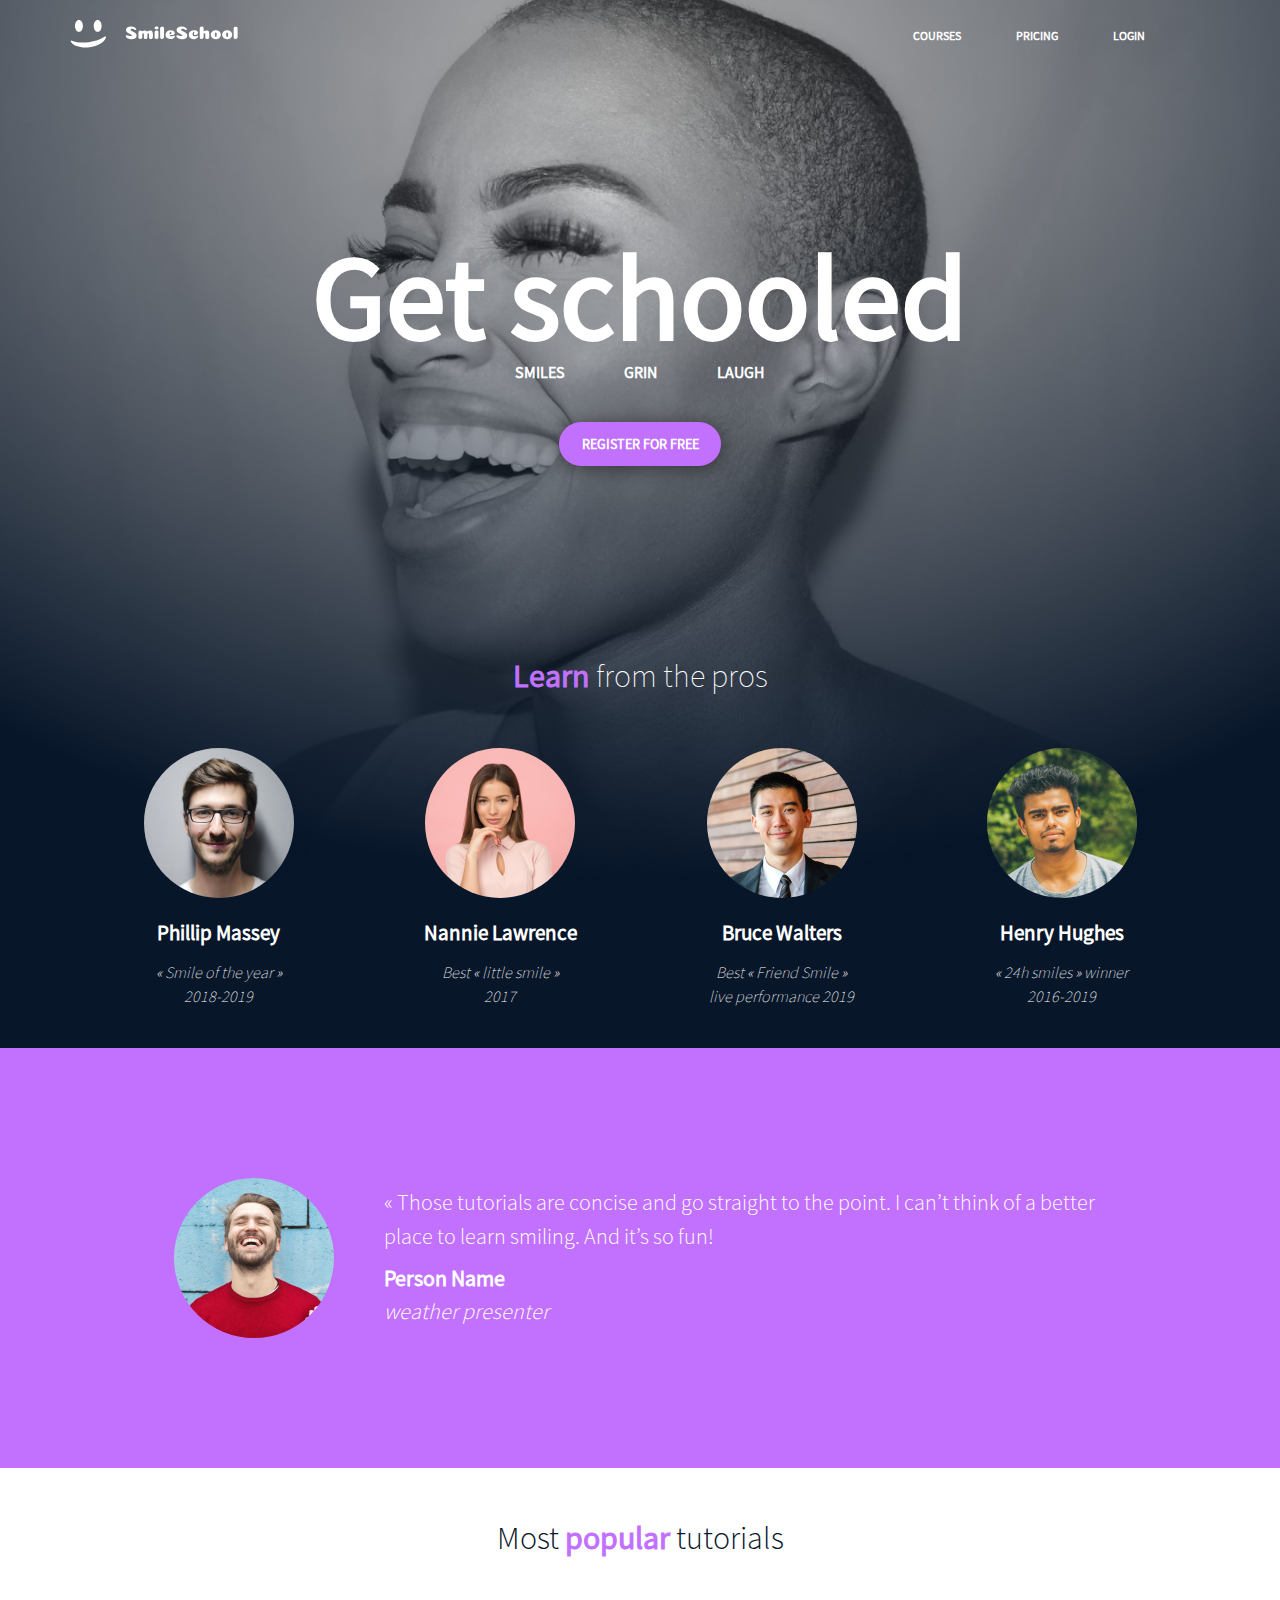
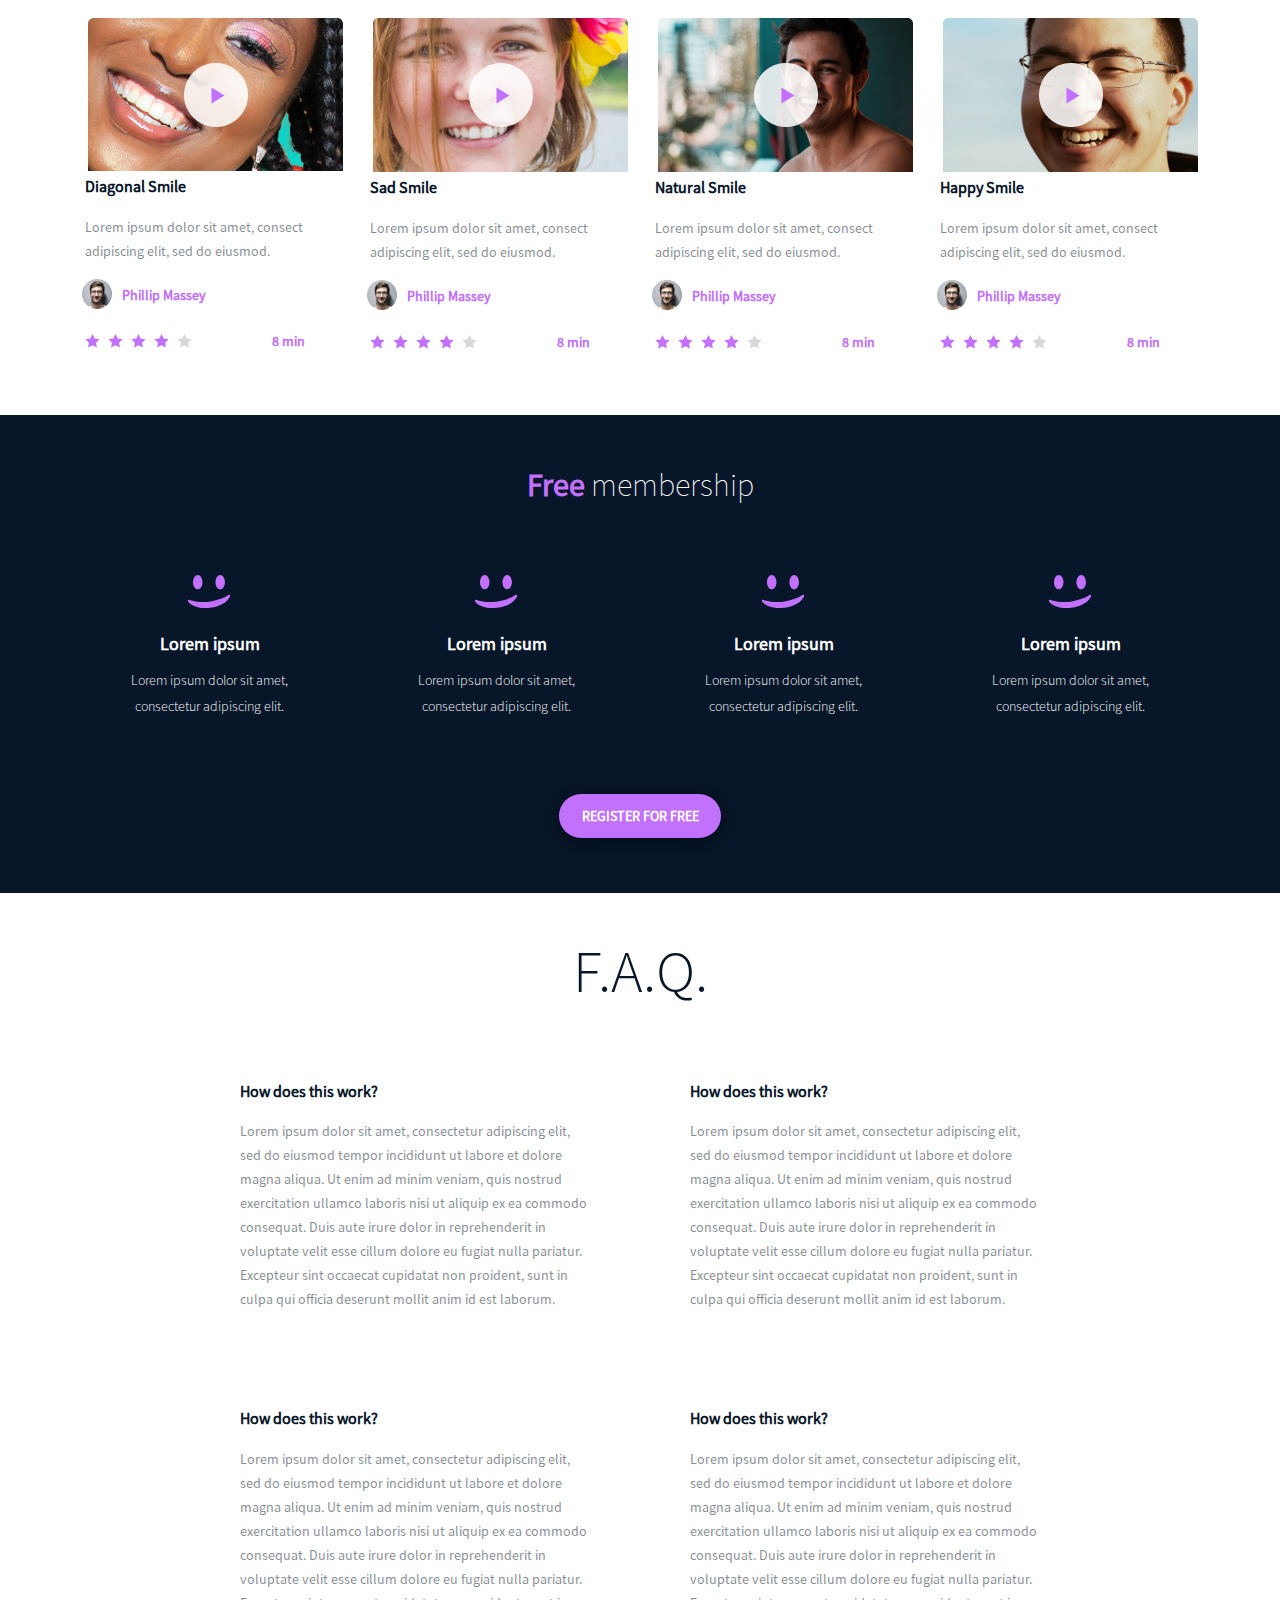
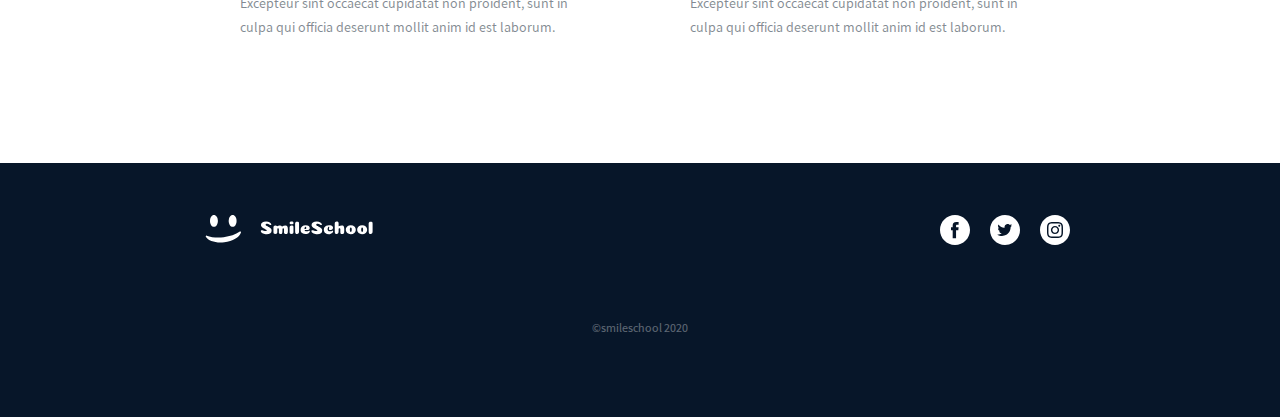
<file: index.html>
<!DOCTYPE html>
<html lang="en">
<head>
    <meta charset="UTF-8">
    <meta name="viewport" content="width=device-width, initial-scale=1.0">
    <title>Smile School</title>

    <!-- Style Sheets -->
    <link rel="stylesheet" type="text/css" href="style/header.css">
    <link rel="stylesheet" type="text/css" href="style/style.css">
    <link rel="stylesheet" type="text/css" href="style/footer.css">
</head>
<body>

    <!-- Header (TASK 1)-->
    <header>
        <div class="logo">
            <a
                class="logo-link"
                href=""
                alt="This takes you back to the home page">
                    <svg xmlns="http://www.w3.org/2000/svg" width="168" height="30" viewBox="0 0 168 30" fill="none">
                        <path fill-rule="evenodd" clip-rule="evenodd" d="M61.606 19.126C64.954 19.126 66.628 17.884 66.628 15.4C66.628 14.776 66.442 14.224 66.07 13.744C65.698 13.264 65.05 12.76 64.126 12.232C63.838 12.064 63.484 11.869 63.064 11.647C62.644 11.425 62.314 11.248 62.074 11.116C61.834 10.984 61.588 10.831 61.336 10.657C61.084 10.483 60.901 10.315 60.787 10.153C60.673 9.991 60.616 9.82 60.616 9.64C60.616 9.064 60.97 8.776 61.678 8.776C62.122 8.776 62.608 8.887 63.136 9.109C63.664 9.331 64.144 9.553 64.576 9.775C65.008 9.997 65.332 10.108 65.548 10.108C65.68 10.108 65.803 10.081 65.917 10.027C66.031 9.973 66.127 9.883 66.205 9.757C66.283 9.631 66.322 9.478 66.322 9.298C66.322 8.638 65.818 8.014 64.81 7.426C63.802 6.838 62.584 6.544 61.156 6.544C59.5 6.544 58.222 6.862 57.322 7.498C56.422 8.134 55.972 8.956 55.972 9.964C55.972 10.276 56.044 10.615 56.188 10.981C56.332 11.347 56.563 11.716 56.881 12.088C57.199 12.46 57.58 12.772 58.024 13.024C58.36 13.216 58.708 13.408 59.068 13.6C59.428 13.792 59.719 13.948 59.941 14.068L60.607 14.428C60.829 14.548 61.003 14.647 61.129 14.725C61.255 14.803 61.369 14.887 61.471 14.977C61.573 15.067 61.645 15.157 61.687 15.247C61.729 15.337 61.75 15.436 61.75 15.544C61.75 15.916 61.48 16.102 60.94 16.102C60.352 16.102 59.578 15.943 58.618 15.625C57.658 15.307 57.052 15.148 56.8 15.148C56.464 15.148 56.209 15.241 56.035 15.427C55.861 15.613 55.774 15.838 55.774 16.102C55.774 16.342 55.864 16.6 56.044 16.876C56.224 17.152 56.491 17.422 56.845 17.686C57.199 17.95 57.607 18.19 58.069 18.406C58.531 18.622 59.071 18.796 59.689 18.928C60.307 19.06 60.946 19.126 61.606 19.126ZM80.884 19C81.184 19 81.433 18.979 81.631 18.937C81.829 18.895 82.009 18.811 82.171 18.685C82.333 18.559 82.459 18.4 82.549 18.208C82.639 18.016 82.714 17.752 82.774 17.416C82.834 17.08 82.873 16.702 82.891 16.282C82.909 15.862 82.918 15.334 82.918 14.698C82.918 13.174 82.732 12.088 82.36 11.44C81.988 10.792 81.376 10.468 80.524 10.468C79.18 10.468 78.046 10.804 77.122 11.476L76.942 11.62C76.546 10.852 75.904 10.468 75.016 10.468C74.428 10.468 73.915 10.534 73.477 10.666C73.039 10.798 72.592 11.032 72.136 11.368C71.872 10.732 71.248 10.414 70.264 10.414C69.712 10.414 69.271 10.6 68.941 10.972C68.611 11.344 68.446 11.836 68.446 12.448V16.876C68.446 17.632 68.575 18.175 68.833 18.505C69.091 18.835 69.574 19 70.282 19C71.038 19 71.566 18.859 71.866 18.577C72.166 18.295 72.316 17.794 72.316 17.074V14.572C72.316 14.176 72.385 13.855 72.523 13.609C72.661 13.363 72.838 13.24 73.054 13.24C73.594 13.24 73.864 13.576 73.864 14.248V17.506C73.864 17.83 73.918 18.1 74.026 18.316C74.134 18.532 74.317 18.7 74.575 18.82C74.833 18.94 75.172 19 75.592 19C75.868 19 76.096 18.979 76.276 18.937C76.456 18.895 76.618 18.811 76.762 18.685C76.906 18.559 77.02 18.4 77.104 18.208C77.188 18.016 77.26 17.752 77.32 17.416C77.38 17.08 77.419 16.702 77.437 16.282C77.455 15.862 77.464 15.334 77.464 14.698C77.464 14.278 77.524 13.93 77.644 13.654C77.764 13.378 77.944 13.24 78.184 13.24C78.724 13.24 78.994 13.576 78.994 14.248V17.506C78.994 17.83 79.054 18.1 79.174 18.316C79.294 18.532 79.495 18.7 79.777 18.82C80.059 18.94 80.428 19 80.884 19ZM87.985 8.974C87.655 9.178 87.166 9.28 86.518 9.28C85.954 9.28 85.486 9.172 85.114 8.956C84.742 8.74 84.556 8.392 84.556 7.912C84.556 7.516 84.727 7.189 85.069 6.931C85.411 6.673 85.894 6.544 86.518 6.544C87.826 6.544 88.48 7 88.48 7.912C88.48 8.416 88.315 8.77 87.985 8.974ZM86.428 19C87.184 19 87.712 18.859 88.012 18.577C88.312 18.295 88.462 17.794 88.462 17.074V12.394C88.462 11.638 88.282 11.119 87.922 10.837C87.562 10.555 87.058 10.414 86.41 10.414C85.858 10.414 85.417 10.6 85.087 10.972C84.757 11.344 84.592 11.836 84.592 12.448V16.876C84.592 17.632 84.721 18.175 84.979 18.505C85.237 18.835 85.72 19 86.428 19ZM93.574 18.37C93.25 18.79 92.752 19 92.08 19C91.408 19 90.916 18.811 90.604 18.433C90.292 18.055 90.136 17.386 90.136 16.426L90.1 8.83C90.1 8.518 90.133 8.242 90.199 8.002C90.265 7.762 90.355 7.558 90.469 7.39C90.583 7.222 90.724 7.084 90.892 6.976C91.06 6.868 91.243 6.79 91.441 6.742C91.639 6.694 91.852 6.67 92.08 6.67C92.74 6.67 93.235 6.802 93.565 7.066C93.895 7.33 94.06 7.864 94.06 8.668V16.282C94.06 17.254 93.898 17.95 93.574 18.37ZM100.666 19.108C101.314 19.108 101.92 19 102.484 18.784C103.048 18.568 103.501 18.307 103.843 18.001C104.185 17.695 104.452 17.389 104.644 17.083C104.836 16.777 104.932 16.516 104.932 16.3C104.932 16.12 104.875 15.97 104.761 15.85C104.647 15.73 104.488 15.67 104.284 15.67C104.164 15.67 103.969 15.736 103.699 15.868C103.429 16 103.18 16.096 102.952 16.156C102.412 16.288 101.884 16.354 101.368 16.354C100.888 16.354 100.492 16.243 100.18 16.021C99.868 15.799 99.652 15.496 99.532 15.112L102.07 15.094C102.37 15.094 102.652 15.067 102.916 15.013C103.18 14.959 103.408 14.881 103.6 14.779C103.792 14.677 103.963 14.563 104.113 14.437C104.263 14.311 104.383 14.173 104.473 14.023C104.563 13.873 104.629 13.72 104.671 13.564C104.713 13.408 104.734 13.246 104.734 13.078C104.734 12.214 104.407 11.533 103.753 11.035C103.099 10.537 102.07 10.288 100.666 10.288C99.178 10.288 97.963 10.699 97.021 11.521C96.079 12.343 95.608 13.462 95.608 14.878C95.608 16.186 96.085 17.218 97.039 17.974C97.993 18.73 99.202 19.108 100.666 19.108ZM99.676 12.871C99.556 13.201 99.478 13.564 99.442 13.96C100.27 13.948 100.72 13.942 100.792 13.942C100.972 13.942 101.104 13.834 101.188 13.618C101.248 13.462 101.278 13.246 101.278 12.97C101.278 12.214 101.05 11.836 100.594 11.836C100.426 11.836 100.261 11.926 100.099 12.106C99.937 12.286 99.796 12.541 99.676 12.871ZM112.204 19.126C115.552 19.126 117.226 17.884 117.226 15.4C117.226 14.776 117.04 14.224 116.668 13.744C116.296 13.264 115.648 12.76 114.724 12.232C114.436 12.064 114.082 11.869 113.662 11.647C113.242 11.425 112.912 11.248 112.672 11.116C112.432 10.984 112.186 10.831 111.934 10.657C111.682 10.483 111.499 10.315 111.385 10.153C111.271 9.991 111.214 9.82 111.214 9.64C111.214 9.064 111.568 8.776 112.276 8.776C112.72 8.776 113.206 8.887 113.734 9.109C114.262 9.331 114.742 9.553 115.174 9.775C115.606 9.997 115.93 10.108 116.146 10.108C116.278 10.108 116.401 10.081 116.515 10.027C116.629 9.973 116.725 9.883 116.803 9.757C116.881 9.631 116.92 9.478 116.92 9.298C116.92 8.638 116.416 8.014 115.408 7.426C114.4 6.838 113.182 6.544 111.754 6.544C110.098 6.544 108.82 6.862 107.92 7.498C107.02 8.134 106.57 8.956 106.57 9.964C106.57 10.276 106.642 10.615 106.786 10.981C106.93 11.347 107.161 11.716 107.479 12.088C107.797 12.46 108.178 12.772 108.622 13.024C108.958 13.216 109.306 13.408 109.666 13.6C110.026 13.792 110.317 13.948 110.539 14.068L111.205 14.428C111.427 14.548 111.601 14.647 111.727 14.725C111.853 14.803 111.967 14.887 112.069 14.977C112.171 15.067 112.243 15.157 112.285 15.247C112.327 15.337 112.348 15.436 112.348 15.544C112.348 15.916 112.078 16.102 111.538 16.102C110.95 16.102 110.176 15.943 109.216 15.625C108.256 15.307 107.65 15.148 107.398 15.148C107.062 15.148 106.807 15.241 106.633 15.427C106.459 15.613 106.372 15.838 106.372 16.102C106.372 16.342 106.462 16.6 106.642 16.876C106.822 17.152 107.089 17.422 107.443 17.686C107.797 17.95 108.205 18.19 108.667 18.406C109.129 18.622 109.669 18.796 110.287 18.928C110.905 19.06 111.544 19.126 112.204 19.126ZM125.416 18.91C124.948 19.054 124.456 19.126 123.94 19.126C122.452 19.126 121.228 18.727 120.268 17.929C119.308 17.131 118.828 16.036 118.828 14.644C118.828 13.756 119.047 12.979 119.485 12.313C119.923 11.647 120.526 11.143 121.294 10.801C122.062 10.459 122.944 10.288 123.94 10.288C124.888 10.288 125.671 10.399 126.289 10.621C126.907 10.843 127.348 11.14 127.612 11.512C127.876 11.884 128.008 12.328 128.008 12.844C128.008 13.072 127.963 13.306 127.873 13.546C127.783 13.786 127.645 14.026 127.459 14.266C127.273 14.506 127 14.701 126.64 14.851C126.28 15.001 125.86 15.076 125.38 15.076C125.164 15.076 124.987 15.064 124.849 15.04C124.711 15.016 124.567 14.965 124.417 14.887C124.267 14.809 124.156 14.68 124.084 14.5C124.012 14.32 123.976 14.092 123.976 13.816C123.976 13.576 124.021 13.285 124.111 12.943C124.201 12.601 124.246 12.376 124.246 12.268C124.246 11.992 124.09 11.854 123.778 11.854C123.55 11.854 123.346 11.98 123.166 12.232C122.986 12.484 122.848 12.799 122.752 13.177C122.656 13.555 122.608 13.948 122.608 14.356C122.608 14.956 122.791 15.442 123.157 15.814C123.523 16.186 124.018 16.372 124.642 16.372C125.254 16.372 125.782 16.3 126.226 16.156C126.406 16.108 126.625 16.018 126.883 15.886C127.141 15.754 127.324 15.688 127.432 15.688C127.6 15.688 127.738 15.718 127.846 15.778C127.954 15.838 128.029 15.91 128.071 15.994C128.113 16.078 128.134 16.168 128.134 16.264C128.134 16.432 128.077 16.636 127.963 16.876C127.849 17.116 127.672 17.368 127.432 17.632C127.192 17.896 126.913 18.139 126.595 18.361C126.277 18.583 125.884 18.766 125.416 18.91ZM137.242 19C137.494 19 137.71 18.982 137.89 18.946C138.07 18.91 138.235 18.853 138.385 18.775C138.535 18.697 138.658 18.586 138.754 18.442C138.85 18.298 138.934 18.124 139.006 17.92C139.078 17.716 139.132 17.455 139.168 17.137C139.204 16.819 139.231 16.468 139.249 16.084C139.267 15.7 139.276 15.244 139.276 14.716C139.276 13.684 139.192 12.85 139.024 12.214C138.856 11.578 138.598 11.113 138.25 10.819C137.902 10.525 137.44 10.378 136.864 10.378C135.592 10.378 134.512 10.648 133.624 11.188V8.578C133.624 7.774 133.462 7.24 133.138 6.976C132.814 6.712 132.334 6.58 131.698 6.58C131.098 6.58 130.618 6.754 130.258 7.102C129.898 7.45 129.718 7.996 129.718 8.74L129.754 16.408C129.754 17.368 129.91 18.037 130.222 18.415C130.534 18.793 131.026 18.982 131.698 18.982C132.346 18.982 132.829 18.775 133.147 18.361C133.465 17.947 133.624 17.248 133.624 16.264V14.284C133.624 14.152 133.633 14.032 133.651 13.924C133.669 13.816 133.699 13.723 133.741 13.645C133.783 13.567 133.831 13.495 133.885 13.429C133.939 13.363 133.999 13.312 134.065 13.276C134.131 13.24 134.203 13.21 134.281 13.186C134.359 13.162 134.446 13.15 134.542 13.15C135.07 13.15 135.334 13.492 135.334 14.176L135.352 17.506C135.352 18.01 135.499 18.385 135.793 18.631C136.087 18.877 136.57 19 137.242 19ZM149.365 17.956C148.423 18.736 147.238 19.126 145.81 19.126C144.874 19.126 144.031 18.958 143.281 18.622C142.531 18.286 141.931 17.782 141.481 17.11C141.031 16.438 140.806 15.652 140.806 14.752C140.806 13.384 141.274 12.298 142.21 11.494C143.146 10.69 144.346 10.288 145.81 10.288C147.274 10.288 148.468 10.69 149.392 11.494C150.316 12.298 150.778 13.384 150.778 14.752C150.778 16.108 150.307 17.176 149.365 17.956ZM145.81 17.038C145.498 17.038 145.258 16.807 145.09 16.345C144.922 15.883 144.838 15.346 144.838 14.734C144.838 14.338 144.874 13.966 144.946 13.618C145.018 13.27 145.132 12.976 145.288 12.736C145.444 12.496 145.624 12.376 145.828 12.376C146.128 12.376 146.356 12.613 146.512 13.087C146.668 13.561 146.746 14.11 146.746 14.734C146.746 15.358 146.668 15.898 146.512 16.354C146.356 16.81 146.122 17.038 145.81 17.038ZM160.723 17.956C159.781 18.736 158.596 19.126 157.168 19.126C156.232 19.126 155.389 18.958 154.639 18.622C153.889 18.286 153.289 17.782 152.839 17.11C152.389 16.438 152.164 15.652 152.164 14.752C152.164 13.384 152.632 12.298 153.568 11.494C154.504 10.69 155.704 10.288 157.168 10.288C158.632 10.288 159.826 10.69 160.75 11.494C161.674 12.298 162.136 13.384 162.136 14.752C162.136 16.108 161.665 17.176 160.723 17.956ZM157.168 17.038C156.856 17.038 156.616 16.807 156.448 16.345C156.28 15.883 156.196 15.346 156.196 14.734C156.196 14.338 156.232 13.966 156.304 13.618C156.376 13.27 156.49 12.976 156.646 12.736C156.802 12.496 156.982 12.376 157.186 12.376C157.486 12.376 157.714 12.613 157.87 13.087C158.026 13.561 158.104 14.11 158.104 14.734C158.104 15.358 158.026 15.898 157.87 16.354C157.714 16.81 157.48 17.038 157.168 17.038ZM167.122 18.37C166.798 18.79 166.3 19 165.628 19C164.956 19 164.464 18.811 164.152 18.433C163.84 18.055 163.684 17.386 163.684 16.426L163.648 8.83C163.648 8.518 163.681 8.242 163.747 8.002C163.813 7.762 163.903 7.558 164.017 7.39C164.131 7.222 164.272 7.084 164.44 6.976C164.608 6.868 164.791 6.79 164.989 6.742C165.187 6.694 165.4 6.67 165.628 6.67C166.288 6.67 166.783 6.802 167.113 7.066C167.443 7.33 167.608 7.864 167.608 8.668V16.282C167.608 17.254 167.446 17.95 167.122 18.37Z" fill="white"/>
                        <path d="M8.928 11.8712C11.0968 11.8712 12.8608 9.2136 12.8608 5.9468C12.8608 2.6808 11.0968 0.023201 8.928 0.023201C6.7592 0.023201 4.9948 2.6808 4.9948 5.9468C4.9948 9.2136 6.7596 11.8712 8.928 11.8712Z" fill="white"/>
                        <path d="M27.6424 11.8712C29.8112 11.8712 31.5756 9.2136 31.5756 5.9468C31.5756 2.6808 29.8112 0.023201 27.6424 0.023201C25.474 0.023201 23.71 2.6808 23.71 5.9468C23.71 9.2136 25.4744 11.8712 27.6424 11.8712Z" fill="white"/>
                        <path d="M35.7178 16.612C35.4686 16.3988 35.1252 16.3744 34.8617 16.5559C30.6311 19.4466 24.8916 21.4571 18.6998 22.2173C12.5094 22.9774 6.4537 22.4152 1.6491 20.6343C1.34929 20.5232 1.02107 20.6288 0.832339 20.8958C0.642562 21.1633 0.633221 21.5352 0.808865 21.8215C3.41478 26.0761 11.0299 28.3353 19.3263 27.3166C27.6259 26.2975 34.4685 22.262 35.9656 17.504C36.0661 17.1842 35.9662 16.8253 35.7178 16.612Z" fill="white"/>
                    </svg>
            </a>
        </div>
        <div class="links-container">
            <a
                class="link"
                id="link-left"
                alt="This is a link to the courses page.">
                    COURSES
            </a>
            <a
                class="link"
                id="link-middle"
                alt="This is a link to the pricing page">
                    PRICING
            </a>
            <a
                class="link"
                id="link-right"
                alt="This is a link tot he login page">
                    LOGIN
            </a>
        </div>
    </header>
    
    <!-- Main (TASK 2)-->
        <div class="main-container">
            <!-- Banner Section -->
            <section class="container-A">
                <div class="title">
                    <h1 class="get-schooled">Get schooled</h1>
                </div>
                <div class="three-words">
                    <text>SMILES</text>
                    <text>GRIN</text>
                    <text>LAUGH</text>
                </div>
                <div class="button">
                    REGISTER FOR FREE
                </div>
                <div class="box-2A">
                    <h2 class="title-box"><span class="purple">Learn&nbsp;</span>from the pros</h2>
                    <div class="box-2A-1">
                        <div class="box-2A-1A">
                            <div class="image">
                                <img class="circle" src="style/images/1.png" alt="Picture of a person">
                            </div>
                            <div class="name">
                                <h3>Phillip Massey</h3>
                            </div>
                            <div class="subtitle">
                                <p class="narrow-margin">« Smile of the year »</p>
                                <p class="narrow-margin">2018-2019</p>
                            </div>
                        </div>
                        <div class="box-2A-1B">
                            <div class="image">
                                <img class="circle" src="style/images/6.png" alt="Picture of a person">
                            </div>
                            <div class="name">
                                <h3>Nannie Lawrence</h3>
                            </div>
                            <div class="subtitle">
                                <p class="narrow-margin">Best « little smile »</p>
                                <p class="narrow-margin">2017</p>
                            </div>
                        </div>
                        <div class="box-2A-1C">
                            <div class="image">
                                <img class="circle" src="style/images/7.png" alt="Picture of a person">
                            </div>
                            <div class="name">
                                <h3>Bruce Walters</h3>
                            </div>
                            <div class="subtitle">
                                <p class="narrow-margin">Best « Friend Smile »</p>
                                <p class="narrow-margin">live performance 2019</p>
                            </div>
                        </div>
                        <div class="box-2A-1D">
                            <div class="image">
                                <img class="circle" src="style/images/8.png" alt="Picture of a person">
                            </div>
                            <div class="name">
                                <h3>Henry Hughes</h3>
                            </div>
                            <div class="subtitle">
                                <p class="narrow-margin">« 24h smiles » winner</p>
                                <p class="narrow-margin">2016-2019</p>
                            </div>
                        </div>
                    </div>
                </div>
            </section>

            <!--Quote Block Section (Task 3)-->
            <section class="container-B">
                <div class="box-1B">
                    <div class="image">
                        <img class="circle" src="./style/images/Bitmap.png" alt="Picture of happy customer">
                    </div>
                    <div class="box-1B-1">
                        <div class="quote">
                            <blockquote>« Those tutorials are concise and go straight to the point. I can’t think of a better place to learn smiling. And it’s so fun!</blockquote>
                        </div>
                        <div class="author">
                            <p>Person Name</p>
                        </div>
                        <div class="subtitle">
                            <p>weather presenter</p>
                        </div>
                    </div>
                </div>
            </section>

            <!--Videos Section (Task 4)-->
            <section class="container-C">
                <h1 class="title-box">Most&nbsp;<span class="purple">popular&nbsp;</span> tutorials</h1>
                <div class="box-1C">
                    <!--Video 1-->
                    <div class="box-1C-1">
                        <div class="image">
                            <img src="style/images/tuto_1_thumbnail.png" alt="Tutorial Video">
                        </div>
                        <div class="title">
                            <h2>Diagonal Smile</h2>
                        </div>
                        <div class="text">
                            <p>Lorem ipsum dolor sit amet, consect adipiscing elit, sed do eiusmod.</p>
                        </div>
                        <div class="small-box-1">
                            <div class="avatar">
                                <img src="style/images/avatar.png">
                            </div>
                            <div class="title">
                                <h3>Phillip Massey</h3>
                            </div>
                        </div>
                        <div class="small-box-2">
                            <div class="image-container">
                                <div class="image">
                                    <svg xmlns="http://www.w3.org/2000/svg" width="107" height="15" viewBox="0 0 107 15" fill="none">
                                        <path fill-rule="evenodd" clip-rule="evenodd" d="M7.5 11.25L3.09161 13.5676L3.93354 8.65881L0.367076 5.18237L5.29581 4.46619L7.5 0L9.7042 4.46619L14.6329 5.18237L11.0665 8.65881L11.9084 13.5676L7.5 11.25Z" fill="#C271FF"/>
                                        <path fill-rule="evenodd" clip-rule="evenodd" d="M30.5 11.25L26.0916 13.5676L26.9335 8.65881L23.3671 5.18237L28.2958 4.46619L30.5 0L32.7042 4.46619L37.6329 5.18237L34.0665 8.65881L34.9084 13.5676L30.5 11.25Z" fill="#C271FF"/>
                                        <path fill-rule="evenodd" clip-rule="evenodd" d="M53.5 11.25L49.0916 13.5676L49.9335 8.65881L46.3671 5.18237L51.2958 4.46619L53.5 0L55.7042 4.46619L60.6329 5.18237L57.0665 8.65881L57.9084 13.5676L53.5 11.25Z" fill="#C271FF"/>
                                        <path fill-rule="evenodd" clip-rule="evenodd" d="M76.5 11.25L72.0916 13.5676L72.9335 8.65881L69.3671 5.18237L74.2958 4.46619L76.5 0L78.7042 4.46619L83.6329 5.18237L80.0665 8.65881L80.9084 13.5676L76.5 11.25Z" fill="#C271FF"/>
                                        <path fill-rule="evenodd" clip-rule="evenodd" d="M99.5 11.25L95.0916 13.5676L95.9335 8.65881L92.3671 5.18237L97.2958 4.46619L99.5 0L101.704 4.46619L106.633 5.18237L103.066 8.65881L103.908 13.5676L99.5 11.25Z" fill="#D8D8D8"/>
                                    </svg>
                                </div>
                            </div>
                            <div class="text">
                                <p>8 min</p>
                            </div>
                        </div>
                    </div>
                    <!--Video 2-->
                    <div class="box-1C-1">
                        <div class="image">
                            <img src="style/images/tuto_2_thumbnail.png" alt="Tutorial Video">
                        </div>
                        <div class="title">
                            <h2>Sad Smile</h2>
                        </div>
                        <div class="text">
                            <p>Lorem ipsum dolor sit amet, consect adipiscing elit, sed do eiusmod.</p>
                        </div>
                        <div class="small-box-1">
                            <div class="avatar">
                                <img src="style/images/avatar.png">
                            </div>
                            <div class="title">
                                <h3>Phillip Massey</h3>
                            </div>
                        </div>
                        <div class="small-box-2">
                            <div class="image-container">
                                <div class="image">
                                    <svg xmlns="http://www.w3.org/2000/svg" width="107" height="15" viewBox="0 0 107 15" fill="none">
                                        <path fill-rule="evenodd" clip-rule="evenodd" d="M7.5 11.25L3.09161 13.5676L3.93354 8.65881L0.367076 5.18237L5.29581 4.46619L7.5 0L9.7042 4.46619L14.6329 5.18237L11.0665 8.65881L11.9084 13.5676L7.5 11.25Z" fill="#C271FF"/>
                                        <path fill-rule="evenodd" clip-rule="evenodd" d="M30.5 11.25L26.0916 13.5676L26.9335 8.65881L23.3671 5.18237L28.2958 4.46619L30.5 0L32.7042 4.46619L37.6329 5.18237L34.0665 8.65881L34.9084 13.5676L30.5 11.25Z" fill="#C271FF"/>
                                        <path fill-rule="evenodd" clip-rule="evenodd" d="M53.5 11.25L49.0916 13.5676L49.9335 8.65881L46.3671 5.18237L51.2958 4.46619L53.5 0L55.7042 4.46619L60.6329 5.18237L57.0665 8.65881L57.9084 13.5676L53.5 11.25Z" fill="#C271FF"/>
                                        <path fill-rule="evenodd" clip-rule="evenodd" d="M76.5 11.25L72.0916 13.5676L72.9335 8.65881L69.3671 5.18237L74.2958 4.46619L76.5 0L78.7042 4.46619L83.6329 5.18237L80.0665 8.65881L80.9084 13.5676L76.5 11.25Z" fill="#C271FF"/>
                                        <path fill-rule="evenodd" clip-rule="evenodd" d="M99.5 11.25L95.0916 13.5676L95.9335 8.65881L92.3671 5.18237L97.2958 4.46619L99.5 0L101.704 4.46619L106.633 5.18237L103.066 8.65881L103.908 13.5676L99.5 11.25Z" fill="#D8D8D8"/>
                                    </svg>
                                </div>
                            </div>
                            <div class="text">
                                <p>8 min</p>
                            </div>
                        </div>
                    </div>
                    <!--Video 3-->
                    <div class="box-1C-1">
                        <div class="image">
                            <img src="style/images/tuto_3_thumbnail.png" alt="Tutorial Video">
                        </div>
                        <div class="title">
                            <h2>Natural Smile</h2>
                        </div>
                        <div class="text">
                            <p>Lorem ipsum dolor sit amet, consect adipiscing elit, sed do eiusmod.</p>
                        </div>
                        <div class="small-box-1">
                            <div class="avatar">
                                <img src="style/images/avatar.png">
                            </div>
                            <div class="title">
                                <h3>Phillip Massey</h3>
                            </div>
                        </div>
                        <div class="small-box-2">
                            <div class="image-container">
                                <div class="image">
                                    <svg xmlns="http://www.w3.org/2000/svg" width="107" height="15" viewBox="0 0 107 15" fill="none">
                                        <path fill-rule="evenodd" clip-rule="evenodd" d="M7.5 11.25L3.09161 13.5676L3.93354 8.65881L0.367076 5.18237L5.29581 4.46619L7.5 0L9.7042 4.46619L14.6329 5.18237L11.0665 8.65881L11.9084 13.5676L7.5 11.25Z" fill="#C271FF"/>
                                        <path fill-rule="evenodd" clip-rule="evenodd" d="M30.5 11.25L26.0916 13.5676L26.9335 8.65881L23.3671 5.18237L28.2958 4.46619L30.5 0L32.7042 4.46619L37.6329 5.18237L34.0665 8.65881L34.9084 13.5676L30.5 11.25Z" fill="#C271FF"/>
                                        <path fill-rule="evenodd" clip-rule="evenodd" d="M53.5 11.25L49.0916 13.5676L49.9335 8.65881L46.3671 5.18237L51.2958 4.46619L53.5 0L55.7042 4.46619L60.6329 5.18237L57.0665 8.65881L57.9084 13.5676L53.5 11.25Z" fill="#C271FF"/>
                                        <path fill-rule="evenodd" clip-rule="evenodd" d="M76.5 11.25L72.0916 13.5676L72.9335 8.65881L69.3671 5.18237L74.2958 4.46619L76.5 0L78.7042 4.46619L83.6329 5.18237L80.0665 8.65881L80.9084 13.5676L76.5 11.25Z" fill="#C271FF"/>
                                        <path fill-rule="evenodd" clip-rule="evenodd" d="M99.5 11.25L95.0916 13.5676L95.9335 8.65881L92.3671 5.18237L97.2958 4.46619L99.5 0L101.704 4.46619L106.633 5.18237L103.066 8.65881L103.908 13.5676L99.5 11.25Z" fill="#D8D8D8"/>
                                    </svg>
                                </div>
                            </div>
                            <div class="text">
                                <p>8 min</p>
                            </div>
                        </div>
                    </div>
                    <!--Video 4-->
                    <div class="box-1C-1">
                        <div class="image">
                            <img src="style/images/tuto_4_thumbnail.png" alt="Tutorial Video">
                        </div>
                        <div class="title">
                            <h2>Happy Smile</h2>
                        </div>
                        <div class="text">
                            <p>Lorem ipsum dolor sit amet, consect adipiscing elit, sed do eiusmod.</p>
                        </div>
                        <div class="small-box-1">
                            <div class="avatar">
                                <img src="style/images/avatar.png">
                            </div>
                            <div class="title">
                                <h3>Phillip Massey</h3>
                            </div>
                        </div>
                        <div class="small-box-2">
                            <div class="image-container">
                                <div class="image">
                                    <svg xmlns="http://www.w3.org/2000/svg" width="107" height="15" viewBox="0 0 107 15" fill="none">
                                        <path fill-rule="evenodd" clip-rule="evenodd" d="M7.5 11.25L3.09161 13.5676L3.93354 8.65881L0.367076 5.18237L5.29581 4.46619L7.5 0L9.7042 4.46619L14.6329 5.18237L11.0665 8.65881L11.9084 13.5676L7.5 11.25Z" fill="#C271FF"/>
                                        <path fill-rule="evenodd" clip-rule="evenodd" d="M30.5 11.25L26.0916 13.5676L26.9335 8.65881L23.3671 5.18237L28.2958 4.46619L30.5 0L32.7042 4.46619L37.6329 5.18237L34.0665 8.65881L34.9084 13.5676L30.5 11.25Z" fill="#C271FF"/>
                                        <path fill-rule="evenodd" clip-rule="evenodd" d="M53.5 11.25L49.0916 13.5676L49.9335 8.65881L46.3671 5.18237L51.2958 4.46619L53.5 0L55.7042 4.46619L60.6329 5.18237L57.0665 8.65881L57.9084 13.5676L53.5 11.25Z" fill="#C271FF"/>
                                        <path fill-rule="evenodd" clip-rule="evenodd" d="M76.5 11.25L72.0916 13.5676L72.9335 8.65881L69.3671 5.18237L74.2958 4.46619L76.5 0L78.7042 4.46619L83.6329 5.18237L80.0665 8.65881L80.9084 13.5676L76.5 11.25Z" fill="#C271FF"/>
                                        <path fill-rule="evenodd" clip-rule="evenodd" d="M99.5 11.25L95.0916 13.5676L95.9335 8.65881L92.3671 5.18237L97.2958 4.46619L99.5 0L101.704 4.46619L106.633 5.18237L103.066 8.65881L103.908 13.5676L99.5 11.25Z" fill="#D8D8D8"/>
                                    </svg>
                                </div>
                            </div>
                            <div class="text">
                                <p>8 min</p>
                            </div>
                        </div>
                    </div>
                </div>
            </section>

            <!--Membership Section (Task 5)-->
            <section class="container-D">
                <h1 class="title-box"><span class="purple">Free</span>&nbsp;membership</h1>
                <div class="box-1D">
                    <div class="box-1D-1">
                        <div class="image">
                            <svg xmlns="http://www.w3.org/2000/svg" width="45" height="36" viewBox="0 0 45 36" fill="none">
                                <path d="M10.7136 14.2454C13.3162 14.2454 15.433 11.0563 15.433 7.13615C15.433 3.21695 13.3162 0.027832 10.7136 0.027832C8.11105 0.027832 5.99377 3.21695 5.99377 7.13615C5.99377 11.0563 8.11153 14.2454 10.7136 14.2454Z" fill="#C271FF"/>
                                <path d="M33.1709 14.2454C35.7734 14.2454 37.8907 11.0563 37.8907 7.13615C37.8907 3.21695 35.7734 0.027832 33.1709 0.027832C30.5688 0.027832 28.452 3.21695 28.452 7.13615C28.452 11.0563 30.5693 14.2454 33.1709 14.2454Z" fill="#C271FF"/>
                                <path d="M42.8614 19.9343C42.5624 19.6785 42.1502 19.6493 41.834 19.867C36.7573 23.3359 29.8699 25.7484 22.4397 26.6608C15.0113 27.5728 7.74445 26.8982 1.97894 24.7611C1.61916 24.6278 1.22529 24.7545 0.998819 25.0749C0.771087 25.3959 0.759877 25.8422 0.970651 26.1858C4.09775 31.2912 13.2359 34.0023 23.1915 32.7799C33.1511 31.557 41.3622 26.7143 43.1587 21.0048C43.2793 20.621 43.1595 20.1903 42.8614 19.9343Z" fill="#C271FF"/>
                            </svg>
                        </div>
                        <div class="title">
                            <h2>Lorem ipsum</h2>
                        </div>
                        <div class="text">
                            <p>Lorem ipsum dolor sit amet, <br>consectetur adipiscing elit.</p>
                        </div>
                    </div>
                    <div class="box-1D-2">
                        <div class="image">
                            <svg xmlns="http://www.w3.org/2000/svg" width="45" height="36" viewBox="0 0 45 36" fill="none">
                                <path d="M10.7136 14.2454C13.3162 14.2454 15.433 11.0563 15.433 7.13615C15.433 3.21695 13.3162 0.027832 10.7136 0.027832C8.11105 0.027832 5.99377 3.21695 5.99377 7.13615C5.99377 11.0563 8.11153 14.2454 10.7136 14.2454Z" fill="#C271FF"/>
                                <path d="M33.1709 14.2454C35.7734 14.2454 37.8907 11.0563 37.8907 7.13615C37.8907 3.21695 35.7734 0.027832 33.1709 0.027832C30.5688 0.027832 28.452 3.21695 28.452 7.13615C28.452 11.0563 30.5693 14.2454 33.1709 14.2454Z" fill="#C271FF"/>
                                <path d="M42.8614 19.9343C42.5624 19.6785 42.1502 19.6493 41.834 19.867C36.7573 23.3359 29.8699 25.7484 22.4397 26.6608C15.0113 27.5728 7.74445 26.8982 1.97894 24.7611C1.61916 24.6278 1.22529 24.7545 0.998819 25.0749C0.771087 25.3959 0.759877 25.8422 0.970651 26.1858C4.09775 31.2912 13.2359 34.0023 23.1915 32.7799C33.1511 31.557 41.3622 26.7143 43.1587 21.0048C43.2793 20.621 43.1595 20.1903 42.8614 19.9343Z" fill="#C271FF"/>
                            </svg>
                        </div>
                        <div class="title">
                            <h2>Lorem ipsum</h2>
                        </div>
                        <div class="text">
                            <p>Lorem ipsum dolor sit amet, <br>consectetur adipiscing elit.</p>
                        </div>
                    </div>
                    <div class="box-1D-3">
                        <div class="image">
                            <svg xmlns="http://www.w3.org/2000/svg" width="45" height="36" viewBox="0 0 45 36" fill="none">
                                <path d="M10.7136 14.2454C13.3162 14.2454 15.433 11.0563 15.433 7.13615C15.433 3.21695 13.3162 0.027832 10.7136 0.027832C8.11105 0.027832 5.99377 3.21695 5.99377 7.13615C5.99377 11.0563 8.11153 14.2454 10.7136 14.2454Z" fill="#C271FF"/>
                                <path d="M33.1709 14.2454C35.7734 14.2454 37.8907 11.0563 37.8907 7.13615C37.8907 3.21695 35.7734 0.027832 33.1709 0.027832C30.5688 0.027832 28.452 3.21695 28.452 7.13615C28.452 11.0563 30.5693 14.2454 33.1709 14.2454Z" fill="#C271FF"/>
                                <path d="M42.8614 19.9343C42.5624 19.6785 42.1502 19.6493 41.834 19.867C36.7573 23.3359 29.8699 25.7484 22.4397 26.6608C15.0113 27.5728 7.74445 26.8982 1.97894 24.7611C1.61916 24.6278 1.22529 24.7545 0.998819 25.0749C0.771087 25.3959 0.759877 25.8422 0.970651 26.1858C4.09775 31.2912 13.2359 34.0023 23.1915 32.7799C33.1511 31.557 41.3622 26.7143 43.1587 21.0048C43.2793 20.621 43.1595 20.1903 42.8614 19.9343Z" fill="#C271FF"/>
                            </svg>
                        </div>
                        <div class="title">
                            <h2>Lorem ipsum</h2>
                        </div>
                        <div class="text">
                            <p>Lorem ipsum dolor sit amet, <br>consectetur adipiscing elit.</p>
                        </div>
                    </div>
                    <div class="box-1D-4">
                        <div class="image">
                            <svg xmlns="http://www.w3.org/2000/svg" width="45" height="36" viewBox="0 0 45 36" fill="none">
                                <path d="M10.7136 14.2454C13.3162 14.2454 15.433 11.0563 15.433 7.13615C15.433 3.21695 13.3162 0.027832 10.7136 0.027832C8.11105 0.027832 5.99377 3.21695 5.99377 7.13615C5.99377 11.0563 8.11153 14.2454 10.7136 14.2454Z" fill="#C271FF"/>
                                <path d="M33.1709 14.2454C35.7734 14.2454 37.8907 11.0563 37.8907 7.13615C37.8907 3.21695 35.7734 0.027832 33.1709 0.027832C30.5688 0.027832 28.452 3.21695 28.452 7.13615C28.452 11.0563 30.5693 14.2454 33.1709 14.2454Z" fill="#C271FF"/>
                                <path d="M42.8614 19.9343C42.5624 19.6785 42.1502 19.6493 41.834 19.867C36.7573 23.3359 29.8699 25.7484 22.4397 26.6608C15.0113 27.5728 7.74445 26.8982 1.97894 24.7611C1.61916 24.6278 1.22529 24.7545 0.998819 25.0749C0.771087 25.3959 0.759877 25.8422 0.970651 26.1858C4.09775 31.2912 13.2359 34.0023 23.1915 32.7799C33.1511 31.557 41.3622 26.7143 43.1587 21.0048C43.2793 20.621 43.1595 20.1903 42.8614 19.9343Z" fill="#C271FF"/>
                            </svg>
                        </div>
                        <div class="title">
                            <h2>Lorem ipsum</h2>
                        </div>
                        <div class="text">
                            <p>Lorem ipsum dolor sit amet, <br>consectetur adipiscing elit.</p>
                        </div>
                    </div>
                </div>
                <div class="button">
                    REGISTER FOR FREE
                </div>
            </section>

            <!--FAQ Section (Task 6)-->
            <section class="container-E">
                <div class="title-box">
                    <h1>F.A.Q.</h1>
                </div>
                <div class="box-1E">
                    <!--Row 1-->
                    <div class="box-1E-1">
                        <div class="small-box-1E">
                            <div class="title">
                                <h2>How does this work?</h2>
                            </div>
                            <div class="text">
                                <p>Lorem ipsum dolor sit amet, consectetur 
                                    adipiscing elit, sed do eiusmod tempor 
                                    incididunt ut labore et dolore magna 
                                    aliqua. Ut enim ad minim veniam, quis 
                                    nostrud exercitation ullamco laboris nisi 
                                    ut aliquip ex ea commodo consequat. Duis 
                                    aute irure dolor in reprehenderit in 
                                    voluptate velit esse cillum dolore eu 
                                    fugiat nulla pariatur. Excepteur sint 
                                    occaecat cupidatat non proident, sunt in 
                                    culpa qui officia deserunt mollit anim id 
                                    est laborum.
                                </p>
                            </div>
                        </div>
                        <div class="small-box-1E">
                            <div class="title">
                                <h2>How does this work?</h2>
                            </div>
                            <div class="text">
                                <p>Lorem ipsum dolor sit amet, consectetur 
                                    adipiscing elit, sed do eiusmod tempor 
                                    incididunt ut labore et dolore magna 
                                    aliqua. Ut enim ad minim veniam, quis 
                                    nostrud exercitation ullamco laboris nisi 
                                    ut aliquip ex ea commodo consequat. Duis 
                                    aute irure dolor in reprehenderit in 
                                    voluptate velit esse cillum dolore eu 
                                    fugiat nulla pariatur. Excepteur sint 
                                    occaecat cupidatat non proident, sunt in 
                                    culpa qui officia deserunt mollit anim id 
                                    est laborum.
                                </p>
                            </div>
                        </div>
                    </div>
                    <!--Row 2-->
                    <div class="box-1E-2">
                        <div class="small-box-1E">
                            <div class="title">
                                <h2>How does this work?</h2>
                            </div>
                            <div class="text">
                                <p>Lorem ipsum dolor sit amet, consectetur 
                                    adipiscing elit, sed do eiusmod tempor 
                                    incididunt ut labore et dolore magna 
                                    aliqua. Ut enim ad minim veniam, quis 
                                    nostrud exercitation ullamco laboris nisi 
                                    ut aliquip ex ea commodo consequat. Duis 
                                    aute irure dolor in reprehenderit in 
                                    voluptate velit esse cillum dolore eu 
                                    fugiat nulla pariatur. Excepteur sint 
                                    occaecat cupidatat non proident, sunt in 
                                    culpa qui officia deserunt mollit anim id 
                                    est laborum.
                                </p>
                            </div>
                        </div>
                        <div class="small-box-1E">
                            <div class="title">
                                <h2>How does this work?</h2>
                            </div>
                            <div class="text">
                                <p>Lorem ipsum dolor sit amet, consectetur 
                                    adipiscing elit, sed do eiusmod tempor 
                                    incididunt ut labore et dolore magna 
                                    aliqua. Ut enim ad minim veniam, quis 
                                    nostrud exercitation ullamco laboris nisi 
                                    ut aliquip ex ea commodo consequat. Duis 
                                    aute irure dolor in reprehenderit in 
                                    voluptate velit esse cillum dolore eu 
                                    fugiat nulla pariatur. Excepteur sint 
                                    occaecat cupidatat non proident, sunt in 
                                    culpa qui officia deserunt mollit anim id 
                                    est laborum.
                                </p>
                            </div>
                        </div>
                    </div>
                </div>
            </section>
        </div>
    </main>
    <!-- Footer -->
    <footer>
        <div class="footer-container">
            <div class="logo">
                <a class="logo-link" href="">
                    <svg xmlns="http://www.w3.org/2000/svg" width="168" height="30" viewBox="0 0 168 30" fill="none">
                        <path fill-rule="evenodd" clip-rule="evenodd" d="M61.606 19.126C64.954 19.126 66.628 17.884 66.628 15.4C66.628 14.776 66.442 14.224 66.07 13.744C65.698 13.264 65.05 12.76 64.126 12.232C63.838 12.064 63.484 11.869 63.064 11.647C62.644 11.425 62.314 11.248 62.074 11.116C61.834 10.984 61.588 10.831 61.336 10.657C61.084 10.483 60.901 10.315 60.787 10.153C60.673 9.991 60.616 9.82 60.616 9.64C60.616 9.064 60.97 8.776 61.678 8.776C62.122 8.776 62.608 8.887 63.136 9.109C63.664 9.331 64.144 9.553 64.576 9.775C65.008 9.997 65.332 10.108 65.548 10.108C65.68 10.108 65.803 10.081 65.917 10.027C66.031 9.973 66.127 9.883 66.205 9.757C66.283 9.631 66.322 9.478 66.322 9.298C66.322 8.638 65.818 8.014 64.81 7.426C63.802 6.838 62.584 6.544 61.156 6.544C59.5 6.544 58.222 6.862 57.322 7.498C56.422 8.134 55.972 8.956 55.972 9.964C55.972 10.276 56.044 10.615 56.188 10.981C56.332 11.347 56.563 11.716 56.881 12.088C57.199 12.46 57.58 12.772 58.024 13.024C58.36 13.216 58.708 13.408 59.068 13.6C59.428 13.792 59.719 13.948 59.941 14.068L60.607 14.428C60.829 14.548 61.003 14.647 61.129 14.725C61.255 14.803 61.369 14.887 61.471 14.977C61.573 15.067 61.645 15.157 61.687 15.247C61.729 15.337 61.75 15.436 61.75 15.544C61.75 15.916 61.48 16.102 60.94 16.102C60.352 16.102 59.578 15.943 58.618 15.625C57.658 15.307 57.052 15.148 56.8 15.148C56.464 15.148 56.209 15.241 56.035 15.427C55.861 15.613 55.774 15.838 55.774 16.102C55.774 16.342 55.864 16.6 56.044 16.876C56.224 17.152 56.491 17.422 56.845 17.686C57.199 17.95 57.607 18.19 58.069 18.406C58.531 18.622 59.071 18.796 59.689 18.928C60.307 19.06 60.946 19.126 61.606 19.126ZM80.884 19C81.184 19 81.433 18.979 81.631 18.937C81.829 18.895 82.009 18.811 82.171 18.685C82.333 18.559 82.459 18.4 82.549 18.208C82.639 18.016 82.714 17.752 82.774 17.416C82.834 17.08 82.873 16.702 82.891 16.282C82.909 15.862 82.918 15.334 82.918 14.698C82.918 13.174 82.732 12.088 82.36 11.44C81.988 10.792 81.376 10.468 80.524 10.468C79.18 10.468 78.046 10.804 77.122 11.476L76.942 11.62C76.546 10.852 75.904 10.468 75.016 10.468C74.428 10.468 73.915 10.534 73.477 10.666C73.039 10.798 72.592 11.032 72.136 11.368C71.872 10.732 71.248 10.414 70.264 10.414C69.712 10.414 69.271 10.6 68.941 10.972C68.611 11.344 68.446 11.836 68.446 12.448V16.876C68.446 17.632 68.575 18.175 68.833 18.505C69.091 18.835 69.574 19 70.282 19C71.038 19 71.566 18.859 71.866 18.577C72.166 18.295 72.316 17.794 72.316 17.074V14.572C72.316 14.176 72.385 13.855 72.523 13.609C72.661 13.363 72.838 13.24 73.054 13.24C73.594 13.24 73.864 13.576 73.864 14.248V17.506C73.864 17.83 73.918 18.1 74.026 18.316C74.134 18.532 74.317 18.7 74.575 18.82C74.833 18.94 75.172 19 75.592 19C75.868 19 76.096 18.979 76.276 18.937C76.456 18.895 76.618 18.811 76.762 18.685C76.906 18.559 77.02 18.4 77.104 18.208C77.188 18.016 77.26 17.752 77.32 17.416C77.38 17.08 77.419 16.702 77.437 16.282C77.455 15.862 77.464 15.334 77.464 14.698C77.464 14.278 77.524 13.93 77.644 13.654C77.764 13.378 77.944 13.24 78.184 13.24C78.724 13.24 78.994 13.576 78.994 14.248V17.506C78.994 17.83 79.054 18.1 79.174 18.316C79.294 18.532 79.495 18.7 79.777 18.82C80.059 18.94 80.428 19 80.884 19ZM87.985 8.974C87.655 9.178 87.166 9.28 86.518 9.28C85.954 9.28 85.486 9.172 85.114 8.956C84.742 8.74 84.556 8.392 84.556 7.912C84.556 7.516 84.727 7.189 85.069 6.931C85.411 6.673 85.894 6.544 86.518 6.544C87.826 6.544 88.48 7 88.48 7.912C88.48 8.416 88.315 8.77 87.985 8.974ZM86.428 19C87.184 19 87.712 18.859 88.012 18.577C88.312 18.295 88.462 17.794 88.462 17.074V12.394C88.462 11.638 88.282 11.119 87.922 10.837C87.562 10.555 87.058 10.414 86.41 10.414C85.858 10.414 85.417 10.6 85.087 10.972C84.757 11.344 84.592 11.836 84.592 12.448V16.876C84.592 17.632 84.721 18.175 84.979 18.505C85.237 18.835 85.72 19 86.428 19ZM93.574 18.37C93.25 18.79 92.752 19 92.08 19C91.408 19 90.916 18.811 90.604 18.433C90.292 18.055 90.136 17.386 90.136 16.426L90.1 8.83C90.1 8.518 90.133 8.242 90.199 8.002C90.265 7.762 90.355 7.558 90.469 7.39C90.583 7.222 90.724 7.084 90.892 6.976C91.06 6.868 91.243 6.79 91.441 6.742C91.639 6.694 91.852 6.67 92.08 6.67C92.74 6.67 93.235 6.802 93.565 7.066C93.895 7.33 94.06 7.864 94.06 8.668V16.282C94.06 17.254 93.898 17.95 93.574 18.37ZM100.666 19.108C101.314 19.108 101.92 19 102.484 18.784C103.048 18.568 103.501 18.307 103.843 18.001C104.185 17.695 104.452 17.389 104.644 17.083C104.836 16.777 104.932 16.516 104.932 16.3C104.932 16.12 104.875 15.97 104.761 15.85C104.647 15.73 104.488 15.67 104.284 15.67C104.164 15.67 103.969 15.736 103.699 15.868C103.429 16 103.18 16.096 102.952 16.156C102.412 16.288 101.884 16.354 101.368 16.354C100.888 16.354 100.492 16.243 100.18 16.021C99.868 15.799 99.652 15.496 99.532 15.112L102.07 15.094C102.37 15.094 102.652 15.067 102.916 15.013C103.18 14.959 103.408 14.881 103.6 14.779C103.792 14.677 103.963 14.563 104.113 14.437C104.263 14.311 104.383 14.173 104.473 14.023C104.563 13.873 104.629 13.72 104.671 13.564C104.713 13.408 104.734 13.246 104.734 13.078C104.734 12.214 104.407 11.533 103.753 11.035C103.099 10.537 102.07 10.288 100.666 10.288C99.178 10.288 97.963 10.699 97.021 11.521C96.079 12.343 95.608 13.462 95.608 14.878C95.608 16.186 96.085 17.218 97.039 17.974C97.993 18.73 99.202 19.108 100.666 19.108ZM99.676 12.871C99.556 13.201 99.478 13.564 99.442 13.96C100.27 13.948 100.72 13.942 100.792 13.942C100.972 13.942 101.104 13.834 101.188 13.618C101.248 13.462 101.278 13.246 101.278 12.97C101.278 12.214 101.05 11.836 100.594 11.836C100.426 11.836 100.261 11.926 100.099 12.106C99.937 12.286 99.796 12.541 99.676 12.871ZM112.204 19.126C115.552 19.126 117.226 17.884 117.226 15.4C117.226 14.776 117.04 14.224 116.668 13.744C116.296 13.264 115.648 12.76 114.724 12.232C114.436 12.064 114.082 11.869 113.662 11.647C113.242 11.425 112.912 11.248 112.672 11.116C112.432 10.984 112.186 10.831 111.934 10.657C111.682 10.483 111.499 10.315 111.385 10.153C111.271 9.991 111.214 9.82 111.214 9.64C111.214 9.064 111.568 8.776 112.276 8.776C112.72 8.776 113.206 8.887 113.734 9.109C114.262 9.331 114.742 9.553 115.174 9.775C115.606 9.997 115.93 10.108 116.146 10.108C116.278 10.108 116.401 10.081 116.515 10.027C116.629 9.973 116.725 9.883 116.803 9.757C116.881 9.631 116.92 9.478 116.92 9.298C116.92 8.638 116.416 8.014 115.408 7.426C114.4 6.838 113.182 6.544 111.754 6.544C110.098 6.544 108.82 6.862 107.92 7.498C107.02 8.134 106.57 8.956 106.57 9.964C106.57 10.276 106.642 10.615 106.786 10.981C106.93 11.347 107.161 11.716 107.479 12.088C107.797 12.46 108.178 12.772 108.622 13.024C108.958 13.216 109.306 13.408 109.666 13.6C110.026 13.792 110.317 13.948 110.539 14.068L111.205 14.428C111.427 14.548 111.601 14.647 111.727 14.725C111.853 14.803 111.967 14.887 112.069 14.977C112.171 15.067 112.243 15.157 112.285 15.247C112.327 15.337 112.348 15.436 112.348 15.544C112.348 15.916 112.078 16.102 111.538 16.102C110.95 16.102 110.176 15.943 109.216 15.625C108.256 15.307 107.65 15.148 107.398 15.148C107.062 15.148 106.807 15.241 106.633 15.427C106.459 15.613 106.372 15.838 106.372 16.102C106.372 16.342 106.462 16.6 106.642 16.876C106.822 17.152 107.089 17.422 107.443 17.686C107.797 17.95 108.205 18.19 108.667 18.406C109.129 18.622 109.669 18.796 110.287 18.928C110.905 19.06 111.544 19.126 112.204 19.126ZM125.416 18.91C124.948 19.054 124.456 19.126 123.94 19.126C122.452 19.126 121.228 18.727 120.268 17.929C119.308 17.131 118.828 16.036 118.828 14.644C118.828 13.756 119.047 12.979 119.485 12.313C119.923 11.647 120.526 11.143 121.294 10.801C122.062 10.459 122.944 10.288 123.94 10.288C124.888 10.288 125.671 10.399 126.289 10.621C126.907 10.843 127.348 11.14 127.612 11.512C127.876 11.884 128.008 12.328 128.008 12.844C128.008 13.072 127.963 13.306 127.873 13.546C127.783 13.786 127.645 14.026 127.459 14.266C127.273 14.506 127 14.701 126.64 14.851C126.28 15.001 125.86 15.076 125.38 15.076C125.164 15.076 124.987 15.064 124.849 15.04C124.711 15.016 124.567 14.965 124.417 14.887C124.267 14.809 124.156 14.68 124.084 14.5C124.012 14.32 123.976 14.092 123.976 13.816C123.976 13.576 124.021 13.285 124.111 12.943C124.201 12.601 124.246 12.376 124.246 12.268C124.246 11.992 124.09 11.854 123.778 11.854C123.55 11.854 123.346 11.98 123.166 12.232C122.986 12.484 122.848 12.799 122.752 13.177C122.656 13.555 122.608 13.948 122.608 14.356C122.608 14.956 122.791 15.442 123.157 15.814C123.523 16.186 124.018 16.372 124.642 16.372C125.254 16.372 125.782 16.3 126.226 16.156C126.406 16.108 126.625 16.018 126.883 15.886C127.141 15.754 127.324 15.688 127.432 15.688C127.6 15.688 127.738 15.718 127.846 15.778C127.954 15.838 128.029 15.91 128.071 15.994C128.113 16.078 128.134 16.168 128.134 16.264C128.134 16.432 128.077 16.636 127.963 16.876C127.849 17.116 127.672 17.368 127.432 17.632C127.192 17.896 126.913 18.139 126.595 18.361C126.277 18.583 125.884 18.766 125.416 18.91ZM137.242 19C137.494 19 137.71 18.982 137.89 18.946C138.07 18.91 138.235 18.853 138.385 18.775C138.535 18.697 138.658 18.586 138.754 18.442C138.85 18.298 138.934 18.124 139.006 17.92C139.078 17.716 139.132 17.455 139.168 17.137C139.204 16.819 139.231 16.468 139.249 16.084C139.267 15.7 139.276 15.244 139.276 14.716C139.276 13.684 139.192 12.85 139.024 12.214C138.856 11.578 138.598 11.113 138.25 10.819C137.902 10.525 137.44 10.378 136.864 10.378C135.592 10.378 134.512 10.648 133.624 11.188V8.578C133.624 7.774 133.462 7.24 133.138 6.976C132.814 6.712 132.334 6.58 131.698 6.58C131.098 6.58 130.618 6.754 130.258 7.102C129.898 7.45 129.718 7.996 129.718 8.74L129.754 16.408C129.754 17.368 129.91 18.037 130.222 18.415C130.534 18.793 131.026 18.982 131.698 18.982C132.346 18.982 132.829 18.775 133.147 18.361C133.465 17.947 133.624 17.248 133.624 16.264V14.284C133.624 14.152 133.633 14.032 133.651 13.924C133.669 13.816 133.699 13.723 133.741 13.645C133.783 13.567 133.831 13.495 133.885 13.429C133.939 13.363 133.999 13.312 134.065 13.276C134.131 13.24 134.203 13.21 134.281 13.186C134.359 13.162 134.446 13.15 134.542 13.15C135.07 13.15 135.334 13.492 135.334 14.176L135.352 17.506C135.352 18.01 135.499 18.385 135.793 18.631C136.087 18.877 136.57 19 137.242 19ZM149.365 17.956C148.423 18.736 147.238 19.126 145.81 19.126C144.874 19.126 144.031 18.958 143.281 18.622C142.531 18.286 141.931 17.782 141.481 17.11C141.031 16.438 140.806 15.652 140.806 14.752C140.806 13.384 141.274 12.298 142.21 11.494C143.146 10.69 144.346 10.288 145.81 10.288C147.274 10.288 148.468 10.69 149.392 11.494C150.316 12.298 150.778 13.384 150.778 14.752C150.778 16.108 150.307 17.176 149.365 17.956ZM145.81 17.038C145.498 17.038 145.258 16.807 145.09 16.345C144.922 15.883 144.838 15.346 144.838 14.734C144.838 14.338 144.874 13.966 144.946 13.618C145.018 13.27 145.132 12.976 145.288 12.736C145.444 12.496 145.624 12.376 145.828 12.376C146.128 12.376 146.356 12.613 146.512 13.087C146.668 13.561 146.746 14.11 146.746 14.734C146.746 15.358 146.668 15.898 146.512 16.354C146.356 16.81 146.122 17.038 145.81 17.038ZM160.723 17.956C159.781 18.736 158.596 19.126 157.168 19.126C156.232 19.126 155.389 18.958 154.639 18.622C153.889 18.286 153.289 17.782 152.839 17.11C152.389 16.438 152.164 15.652 152.164 14.752C152.164 13.384 152.632 12.298 153.568 11.494C154.504 10.69 155.704 10.288 157.168 10.288C158.632 10.288 159.826 10.69 160.75 11.494C161.674 12.298 162.136 13.384 162.136 14.752C162.136 16.108 161.665 17.176 160.723 17.956ZM157.168 17.038C156.856 17.038 156.616 16.807 156.448 16.345C156.28 15.883 156.196 15.346 156.196 14.734C156.196 14.338 156.232 13.966 156.304 13.618C156.376 13.27 156.49 12.976 156.646 12.736C156.802 12.496 156.982 12.376 157.186 12.376C157.486 12.376 157.714 12.613 157.87 13.087C158.026 13.561 158.104 14.11 158.104 14.734C158.104 15.358 158.026 15.898 157.87 16.354C157.714 16.81 157.48 17.038 157.168 17.038ZM167.122 18.37C166.798 18.79 166.3 19 165.628 19C164.956 19 164.464 18.811 164.152 18.433C163.84 18.055 163.684 17.386 163.684 16.426L163.648 8.83C163.648 8.518 163.681 8.242 163.747 8.002C163.813 7.762 163.903 7.558 164.017 7.39C164.131 7.222 164.272 7.084 164.44 6.976C164.608 6.868 164.791 6.79 164.989 6.742C165.187 6.694 165.4 6.67 165.628 6.67C166.288 6.67 166.783 6.802 167.113 7.066C167.443 7.33 167.608 7.864 167.608 8.668V16.282C167.608 17.254 167.446 17.95 167.122 18.37Z" fill="white"/>
                        <path d="M8.928 11.8712C11.0968 11.8712 12.8608 9.2136 12.8608 5.9468C12.8608 2.6808 11.0968 0.023201 8.928 0.023201C6.7592 0.023201 4.9948 2.6808 4.9948 5.9468C4.9948 9.2136 6.7596 11.8712 8.928 11.8712Z" fill="white"/>
                        <path d="M27.6424 11.8712C29.8112 11.8712 31.5756 9.2136 31.5756 5.9468C31.5756 2.6808 29.8112 0.023201 27.6424 0.023201C25.474 0.023201 23.71 2.6808 23.71 5.9468C23.71 9.2136 25.4744 11.8712 27.6424 11.8712Z" fill="white"/>
                        <path d="M35.7178 16.612C35.4686 16.3988 35.1252 16.3744 34.8617 16.5559C30.6311 19.4466 24.8916 21.4571 18.6998 22.2173C12.5094 22.9774 6.4537 22.4152 1.6491 20.6343C1.34929 20.5232 1.02107 20.6288 0.832339 20.8958C0.642562 21.1633 0.633221 21.5352 0.808865 21.8215C3.41478 26.0761 11.0299 28.3353 19.3263 27.3166C27.6259 26.2975 34.4685 22.262 35.9656 17.504C36.0661 17.1842 35.9662 16.8253 35.7178 16.612Z" fill="white"/>
                    </svg>
                </a>
            </div>
            <div class="links-container">
                <svg xmlns="http://www.w3.org/2000/svg" width="130" height="30" viewBox="0 0 130 30" fill="none">
                    <path fill-rule="evenodd" clip-rule="evenodd" d="M115 0C106.716 0 100 6.71573 100 15C100 23.2843 106.716 30 115 30C123.284 30 130 23.2843 130 15C130 6.71573 123.284 0 115 0ZM111.702 7.04833C112.555 7.0095 112.828 7 115.001 7H114.998C117.172 7 117.443 7.0095 118.297 7.04833C119.148 7.08733 119.73 7.22217 120.24 7.42C120.767 7.62417 121.212 7.89751 121.657 8.34251C122.102 8.78719 122.375 9.23352 122.58 9.7597C122.777 10.2684 122.912 10.8497 122.952 11.7014C122.99 12.5547 123 12.8274 123 15.0001C123 17.1728 122.99 17.4448 122.952 18.2981C122.912 19.1495 122.777 19.731 122.58 20.2398C122.375 20.7658 122.102 21.2121 121.657 21.6568C121.212 22.1018 120.766 22.3758 120.24 22.5802C119.731 22.778 119.149 22.9128 118.298 22.9518C117.444 22.9907 117.173 23.0002 115 23.0002C112.827 23.0002 112.555 22.9907 111.701 22.9518C110.85 22.9128 110.268 22.778 109.759 22.5802C109.234 22.3758 108.787 22.1018 108.343 21.6568C107.898 21.2121 107.625 20.7658 107.42 20.2396C107.222 19.731 107.088 19.1496 107.048 18.298C107.01 17.4446 107 17.1728 107 15.0001C107 12.8274 107.01 12.5546 107.048 11.7012C107.087 10.8499 107.222 10.2684 107.42 9.75953C107.625 9.23352 107.898 8.78719 108.343 8.34251C108.788 7.89768 109.234 7.62434 109.76 7.42C110.269 7.22217 110.85 7.08733 111.702 7.04833Z" fill="white"/>
                    <path fill-rule="evenodd" clip-rule="evenodd" d="M114.283 8.4417C114.422 8.44148 114.572 8.44155 114.734 8.44162L115.001 8.4417C117.137 8.4417 117.39 8.44936 118.233 8.4877C119.013 8.52336 119.437 8.6537 119.719 8.7632C120.092 8.9082 120.358 9.08154 120.638 9.36154C120.918 9.64154 121.092 9.90821 121.237 10.2815C121.346 10.5632 121.477 10.9866 121.512 11.7666C121.551 12.6099 121.559 12.8632 121.559 14.9983C121.559 17.1333 121.551 17.3866 121.512 18.23C121.477 19.01 121.346 19.4333 121.237 19.715C121.092 20.0883 120.918 20.3542 120.638 20.634C120.358 20.914 120.092 21.0873 119.719 21.2323C119.437 21.3423 119.013 21.4723 118.233 21.508C117.39 21.5463 117.137 21.5547 115.001 21.5547C112.865 21.5547 112.611 21.5463 111.768 21.508C110.988 21.472 110.565 21.3417 110.283 21.2322C109.909 21.0872 109.643 20.9138 109.363 20.6338C109.083 20.3538 108.909 20.0878 108.764 19.7143C108.654 19.4326 108.524 19.0093 108.488 18.2293C108.45 17.386 108.442 17.1326 108.442 14.9963C108.442 12.8599 108.45 12.6079 108.488 11.7646C108.524 10.9846 108.654 10.5612 108.764 10.2792C108.909 9.90588 109.083 9.63921 109.363 9.35921C109.643 9.0792 109.909 8.90587 110.283 8.76053C110.565 8.65053 110.988 8.52053 111.768 8.4847C112.506 8.45136 112.792 8.44136 114.283 8.4397V8.4417ZM119.271 9.77004C118.741 9.77004 118.311 10.1995 118.311 10.7297C118.311 11.2597 118.741 11.6897 119.271 11.6897C119.801 11.6897 120.231 11.2597 120.231 10.7297C120.231 10.1997 119.801 9.76971 119.271 9.76971V9.77004ZM110.892 15.0001C110.892 12.7313 112.732 10.8918 115.001 10.8917C117.269 10.8917 119.108 12.7312 119.108 15.0001C119.108 17.269 117.27 19.1076 115.001 19.1076C112.732 19.1076 110.892 17.269 110.892 15.0001Z" fill="white"/>
                    <path fill-rule="evenodd" clip-rule="evenodd" d="M115.001 12.3335C116.473 12.3335 117.667 13.5273 117.667 15.0002C117.667 16.4729 116.473 17.6669 115.001 17.6669C113.528 17.6669 112.334 16.4729 112.334 15.0002C112.334 13.5273 113.528 12.3335 115.001 12.3335V12.3335Z" fill="white"/>
                    <path fill-rule="evenodd" clip-rule="evenodd" d="M65 0C56.7157 0 50 6.71573 50 15C50 23.2843 56.7157 30 65 30C73.2843 30 80 23.2843 80 15C80 6.71573 73.2843 0 65 0ZM64.5822 12.7112L64.5508 12.1922C64.4563 10.8469 65.2852 9.6182 66.5967 9.14154C67.0794 8.97206 67.8978 8.95087 68.4329 9.09917C68.6427 9.16273 69.0414 9.37458 69.3247 9.56524L69.8388 9.91479L70.4054 9.73472C70.7202 9.63939 71.1398 9.4805 71.3287 9.37458C71.5071 9.27924 71.6645 9.22628 71.6645 9.25806C71.6645 9.43813 71.2762 10.0525 70.951 10.3915C70.5103 10.8681 70.6362 10.9105 71.5281 10.5927C72.0632 10.4126 72.0737 10.4126 71.9687 10.6139C71.9058 10.7198 71.5805 11.0906 71.2343 11.4295C70.6467 12.0121 70.6152 12.0757 70.6152 12.5629C70.6152 13.315 70.2585 14.8827 69.9018 15.7407C69.2408 17.3507 67.8243 19.0138 66.4079 19.8506C64.4144 21.0264 61.7598 21.3229 59.525 20.6344C58.78 20.4014 57.5 19.8082 57.5 19.7023C57.5 19.6705 57.8882 19.6281 58.3604 19.6175C59.3466 19.5964 60.3329 19.321 61.1723 18.8337L61.7388 18.4947L61.0883 18.2723C60.165 17.9545 59.3361 17.2236 59.1263 16.5351C59.0633 16.3127 59.0843 16.3021 59.6719 16.3021L60.2804 16.2915L59.7663 16.0479C59.1578 15.7407 58.6017 15.2217 58.3289 14.692C58.1295 14.3107 57.8777 13.3468 57.9512 13.2726C57.9721 13.2408 58.1925 13.3044 58.4443 13.3891C59.1683 13.654 59.2627 13.5904 58.843 13.1455C58.0561 12.3405 57.8148 11.1435 58.1925 10.0101L58.3709 9.50169L59.0633 10.1902C60.4798 11.5778 62.148 12.404 64.0576 12.6477L64.5822 12.7112Z" fill="white"/>
                    <path fill-rule="evenodd" clip-rule="evenodd" d="M15 0C6.71573 0 0 6.71573 0 15C0 23.2843 6.71573 30 15 30C23.2843 30 30 23.2843 30 15C30 6.71573 23.2843 0 15 0ZM16.0635 15.1589V23.3197H12.6869V15.1592H11V12.3469H12.6869V10.6585C12.6869 8.36425 13.6395 7 16.3457 7H18.5988V9.81257H17.1905C16.137 9.81257 16.0673 10.2056 16.0673 10.9391L16.0635 12.3466H18.6147L18.3162 15.1589H16.0635Z" fill="white"/>
                </svg>
                <!-- <a class="link" id="link-left" href="">LINK</a>
                <a class="link" id="link-middle" href="">LINK</a>
                <a class="link" id="link-right" href="">LINK</a> -->
            </div>
        </div>
        <div class="copyright">
            <p>©smileschool 2020</p>
        </div>
    </footer>
</body>
</html>
</file>
<file: style/header.css>
/* Styling for Header */

@font-face {
    font-family: source-sans-pro;
    src: url(./fonts/SourceSansPro-Regular.otf);
}

header {
    display: flex;
    flex-direction: row;
    justify-content: space-between; /* main axis */
    align-items: center; /* cross axis */
    align-content: center; /* line behavior */
    padding: 5px;
}

header .logo {
    display: flex;
    justify-content: center; /* main axis */
    align-items: center; /* cross axis */
    align-content: center; /* line behavior */
    float: left;
    padding: 5px;
}

header .logo .logo-link {
    display: flex;
    justify-content: center; /* main axis */
    align-items: center; /* cross axis */
    align-content: center; /* line behavior */
    padding: 10px 60px 10px 60px;
}

header .links-container {
    display: flex;
    flex-direction: row;
    justify-content: space-evenly; /* main axis */
    align-items: center; /* cross axis */
    margin-right: 100px;
}

.links-container .link {
    color: #FFF;
    font-family: source-sans-pro;
    font-size: 12px;
    font-weight: 700;
}

#link-left {
    padding: 10px 25px 10px 25px;
    margin-left: 5px;
}

#link-middle {
    padding: 10px 25px 10px 25px;
    margin: 5px;
}

#link-right {
    padding: 10px 25px 10px 25px;
    margin-right: 5px;
}
</file>
<file: style/style.css>
/* Style Sheet for Body */

:root {
    --inner-padding: 10px 60px 10px 60px;
    --box-padding: 5px;
    --box-margin: 5px;
    --box-border: 3px solid black;
    --middle-margin: 5px 0px 5px 0px;
    --container-border: 4px solid black;
    --container-margin: 5px 0px 5px 0px;
    --blue-border: 2px solid rgb(0, 145, 255);
    --purple-border: 2px solid blueviolet;
    --green-border: 2px solid lime;
    --red-border: 2px solid red;
    --orange-border: 2px solid orange;
    --pink-border: 2px solid rgb(240, 89, 165);
    --yellow-border: 6px solid rgb(122, 122, 11);
}

/* WRAPPING BEHAVIOR */
.box-1C,
.box-2A-1,
.box-1D,
.box-1E {
    flex-wrap: wrap;
}

@font-face {
    font-family: source-sans-pro-light;
    src: url(./fonts/SourceSansPro-Light.otf);
}

@font-face {
    font-family: source-sans-pro-extralight;
    src: url(./fonts/SourceSansPro-ExtraLight.otf);
}

body {
    background-blend-mode: normal, color;
    background-image: url(../style/images/background.png);
    background-repeat: no-repeat;
    background-size: contain;
    flex: 0;
    margin: 0px;
    width: 100%;
    background-color: #071629;
}

.main-container {
    display: flex;
    flex-direction: column;
    justify-content: center; /* main axis */
    align-items: center; /* cross axis */
    align-content: center; /* line behavior */
    width: 100%;
}

/* Banner Styling */
.container-A {
    display: flex;
    flex-direction: column;
    justify-content: center; /* main axis */
    align-items: center; /* cross axis */
    width: 100%;
    margin: var(--container-margin);
}

.box-1A {
    display: flex;
    flex-direction: column;
    justify-content: center; /* main axis */
    align-content: center; /* line behavior */
    padding: var(--box-padding);
    margin: var(--box-margin);
}

.container-A .title,
.container-A .three-words,
.container-A .button,
.container-D .button {
    display: flex;
    justify-content: center; /* main axis */
    align-items: center; /* cross axis */
    align-content: center; /* line behavior */
}

.get-schooled {
    color: #FFF;
    text-align: center;
    font-family: source-sans-pro;
    font-size: 120px;
    font-weight: 700;
    margin: 146px 0px 0px 0px;
}

.container-A .three-words text {
    display: flex;
    flex-direction: row;
    justify-content: space-evenly; /* main axis */
    align-items: center; /* cross axis */
    align-content: center; /* line behavior */
    color: #FFF;
    font-family: source-sans-pro;
    font-size: 16px;
    font-weight: 700;
    width: 100px;
    margin-top: -10px;
    padding-bottom: 40px;
}

.button {
    width: 162px;
    height: 44px;
    border-radius: 22px;
    background: #C271FF;
    box-shadow: 0px 2px 20px 0px rgba(0, 0, 0, 0.50);
    color: #FFF;
    text-align: center;
    font-family: source-sans-pro;
    font-size: 14px;
    font-weight: 600;
    margin-bottom: 200px;
}

.box-2A,
.box-2A-1A,
.box-2A-1B,
.box-2A-1C,
.box-2A-1D {
    display: flex;
    flex-direction: column;
    justify-content: center; /* main axis */
    align-items: center;
    padding: var(--box-padding);
    margin: var(--box-margin);
}

.box-2A-1A,
.box-2A-1B,
.box-2A-1C,
.box-2A-1D {
    padding: var(--inner-padding);
}

.title-box {
    display: flex;
    justify-content: center; /* main axis */
    align-items: center; /* cross axis */
    align-self: center;
    color: #FFF;
    font-family: source-sans-pro-extralight;
    font-size: 32px;
    font-weight: 300;
    font-style: normal;
    line-height: normal;
    margin-top: -20px;
}

.box-2A-1 {
    display: flex;
    flex-direction: row;
    justify-content: center; /* main axis */
    align-content: center; /* line behavior */
    padding: var(--box-padding);
    margin: var(--box-margin);
}

.purple {
    color: #C271FF;
    font-weight: 700;
    font-family: source-sans-pro;
}

.image,
.name,
.subtitle,
.quote,
.author,
.text {
    display: flex;
    justify-content: center; /* main axis */
    align-items: center; /* cross axis */
    align-content: center; /* line behavior */
    /* padding: var(--inner-padding); */
}

.subtitle {
    display: flex;
    flex-direction: column;
    padding: 0px;
}

.narrow-margin {
    margin-top: -15px;
}

.box-2A-1 .image {
    height: 150px;
    width: 150px;
}

.circle {
    border-radius: 50%;
}

.name {
    color: #FFF;
    font-family: source-sans-pro;
    font-size: 18px;
    line-height: 27px;
    font-weight: 900;
    margin-bottom: -7px;
}

.subtitle {
    text-align: center;
    color: #FFF;
    font-family: source-sans-pro-extralight;
    font-style: italic;
    font-weight: 400;
    line-height: 24px;
}

.container-B {
    display: flex;
    flex-direction: column;
    justify-content: center; /* main axis */
    align-items: center; /* cross axis */
    align-content: center; /* line behavior */
    width: 100%;
    background-color: #C271FF;
}

.box-1B {
    display: flex;
    flex-direction: row;
    justify-content: center; /* main axis */
    align-items: center; /* line behavior */
    padding: var(--box-padding);
    margin: var(--box-margin);
}

.container-B .box-1B .image {
    padding: 0;
    margin: 120px 0px 120px 0px;
}

.box-1B-1 {
    display: flex;
    flex-direction: column;
    padding: var(--box-padding);
    margin: var(--box-margin);
    align-items: flex-start;
    height: fit-content;
}

.container-B .box-1B .circle {
    height: 160px;
    width: 160px;
}

.quote {
    color: #FFF;
    font-family: source-sans-pro-light;
    font-weight: 400;
    font-size: 22px;
    line-height: 33.6px;
    max-width: 47rem;
    padding: 0;
}

blockquote {
    margin: 0 0 8px 40px;
}

.author {
    color: #FFF;
    font-family: source-sans-pro;
    font-weight: 700;
    line-height: 33.6px;
    padding: 0;
    font-size: 22px;
    margin: 0px 0px 0px 40px;
}

.author p {
    margin: 0;
    padding: 0;
}

.box-1B-1 .subtitle {
    margin: 0px 0px 0px 40px;
    color: #FFF;
    font-family: source-sans-pro-light;
    font-size: 22px;
    font-style: italic;
    font-weight: 400;
    line-height: 33.6px;
}

.subtitle p {
    margin: 0;
    padding: 0;
}

/* Container C */

.container-C {
    display: flex;
    flex-direction: column;
    justify-content: center; /* main axis */
    align-items: center; /* cross axis */
    width: 100%;
    background-color: white;
}

.container-C .title-box {
    margin: 50px 0 50px 0;
    color: #071629;
    font-family: source-sans-pro-light;
    font-size: 32px;
    font-weight: 300;
}

.box-1C,
.small-box-1,
.small-box-2,
.image-container {
    display: flex;
    flex-direction: row;
    justify-content: left;
}

.box-1C {
    display: flex;
    flex-direction: row;
    justify-content: center;
    align-content: center;
}

.small-box-1 .image {
    margin-right: 5px;
}

.box-1C-1,
.box-1C-2,
.box-1C-3,
.box-1C-4 {
    display: flex;
    flex-direction: column;
    justify-content: center; /* main axis */
    align-content: center; /* line behavior */
    padding: var(--box-padding);
    margin: var(--box-margin);
    margin-bottom: 40px;
    width: 265px;
}

.box-1C-1 .title h2,
.box-1C-2 .title h2,
.box-1C-3 .title h2,
.box-1C-4 .title h2 {
    color: #071629;
    font-family: source-sans-pro;
    font-size: 16px;
    font-weight: 700;
    margin: var(--middle-margin);
    padding-left: 5px;
    justify-content: left;
}

.box-1C-1 .text p,
.box-1C-2 .text p,
.box-1C-3 .text p,
.box-1C-4 .text p {
    color: rgba(7, 22, 41, 0.50);
    font-family: source-sans-pro;
    font-size: 14px;
    font-weight: 400;
    line-height: 24px;
    padding-left: 5px;
}

.small-box-1 .avatar {
    height: 30px;
    width: 30px;
    padding: 2px 10px 0 2px;
}

.small-box-1 .title h3 {
    color: #C271FF;
    font-family: source-sans-pro;
    font-size: 14px;
    font-weight: 700;
    line-height: 27px;
    margin: var(--middle-margin);
}

.small-box-2 .text p {
    color: #C271FF;
    text-align: right;
    font-family: source-sans-pro;
    font-size: 14px;
    font-weight: 600;
    line-height: 27px;
    margin-left: 75px;
}

.box-1C-1 .image,
.box-1C-2 .image,
.box-1C-3 .image,
.box-1C-4 .image {
    padding-left: 5px;
}

.container-D {
    display: flex;
    flex-direction: column;
    justify-content: center; /* main axis */
    align-items: center; /* cross axis */
    margin: var(--container-margin);
    background-color: #071629;
    width: 100%;
}

.box-1D {
    display: flex;
    flex-direction: row;
    justify-content: center; /* main axis */
    align-content: center; /* line behavior */
    padding: var(--box-padding);
    margin: var(--box-margin);
}

.box-1D-1,
.box-1D-2,
.box-1D-3,
.box-1D-4 {
    display: flex;
    flex-direction: column;
    justify-content: center; /* main axis */
    align-content: center; /* line behavior */
    padding: var(--inner-padding);
    margin: var(--box-margin);
}

.box-1D-1 .title h2,
.box-1D-2 .title h2,
.box-1D-3 .title h2,
.box-1D-4 .title h2 {
    margin: var(--middle-margin);
    margin-top: 20px;
    color: #FFF;
    text-align: center;
    font-family: source-sans-pro;
    font-size: 18px;
    font-weight: 600;
    line-height: 26px;
}

.container-D .title-box {
    margin: 45px 0 45px 0;
}

.box-1D-1 .text p,
.box-1D-2 .text p,
.box-1D-3 .text p,
.box-1D-4 .text p {
    margin: var(--middle-margin);
    color: #FFF;
    text-align: center;
    font-family: source-sans-pro-light;
    font-size: 14px;
    font-weight: 400;
    line-height: 26px;
}

.container-D .button {
    margin: 45px 0 45px 0;
}

.container-E {
    display: flex;
    flex-direction: column;
    justify-content: center; /* main axis */
    align-items: center; /* cross axis */
    align-content: center; /* line behavior */
    width: 100%;
    margin: var(--container-margin);
    background-color: white;
}

.box-1E,
.small-box-1E {
    display: flex;
    flex-direction: column;
    justify-content: center; /* main axis */
    align-items: flex-start; /* line behavior */
    margin: 0 50px 50px 50px;
}

.small-box-1E .title h2 {
    color: #071629;
    font-family: source-sans-pro;
    font-size: 16px;
    font-weight: 700;
}

.box-1E-1,
.box-1E-2 {
    display: flex;
    flex-direction: row;
    justify-content: center; /* main axis */
    align-content: center; /* line behavior */
    padding: var(--box-padding);
    margin: var(--box-margin);
}

.container-E .title-box h1 {
    margin: 60px 0 50px 0;
    color: #071629;
    font-family: source-sans-pro-light;
    font-size: 60px;
    font-weight: 300;
}

.small-box-1E .text p {
    color: rgba(7, 22, 41, 0.50);
    font-family: source-sans-pro;
    font-size: 14px;
    font-weight: 400;
    line-height: 24px;
    width: 350px;
    margin-top: 5px;
}
</file>
<file: style/footer.css>
/* Styling for footer */

footer {
    display: flex;
    flex-direction: column;
    justify-content: center; /* main axis */
    align-items: center; /* cross axis */
    background-color: #071629;
    height: 249px;
    width: 100%;
}

.footer-container {
    display: flex;
    flex-direction: row;
    justify-content: space-between; /* main axis */
    align-items: center; /* cross axis */
    width: 100%;
}

.logo {
    display: flex;
    justify-content: center; /* main axis */
    align-items: center; /* cross axis */
    float: left;
    padding: 5px;
}

.footer-container .logo-link {
    display: flex;
    justify-content: center; /* main axis */
    align-items: center; /* cross axis */
    padding-left: 200px;
}

.footer-container .links-container svg {
    display: flex;
    flex-direction: row;
    justify-content: space-evenly; /* main axis */
    align-items: center; /* cross axis */
    padding-right: 210px;
}

.link {
    display: flex;
    justify-content: center; /* main axis */
    align-items: center; /* cross axis */
}

#link-left {
    padding: 10px 25px 10px 25px;
    margin-left: 5px;
}

#link-middle {
    padding: 10px 25px 10px 25px;
    margin: 5px;
}

#link-right {
    padding: 10px 25px 10px 25px;
    margin-right: 5px;
}

.copyright p {
    display: flex;
    justify-content: center; /* main axis */
    align-items: center; /* cross axis */
    margin: 70px 0 39px 0;
    color: #FFF;
    opacity: .3517;
    font-size: 12px;
    font-family: source-sans-pro;
    font-weight: 400;
}
</file>
